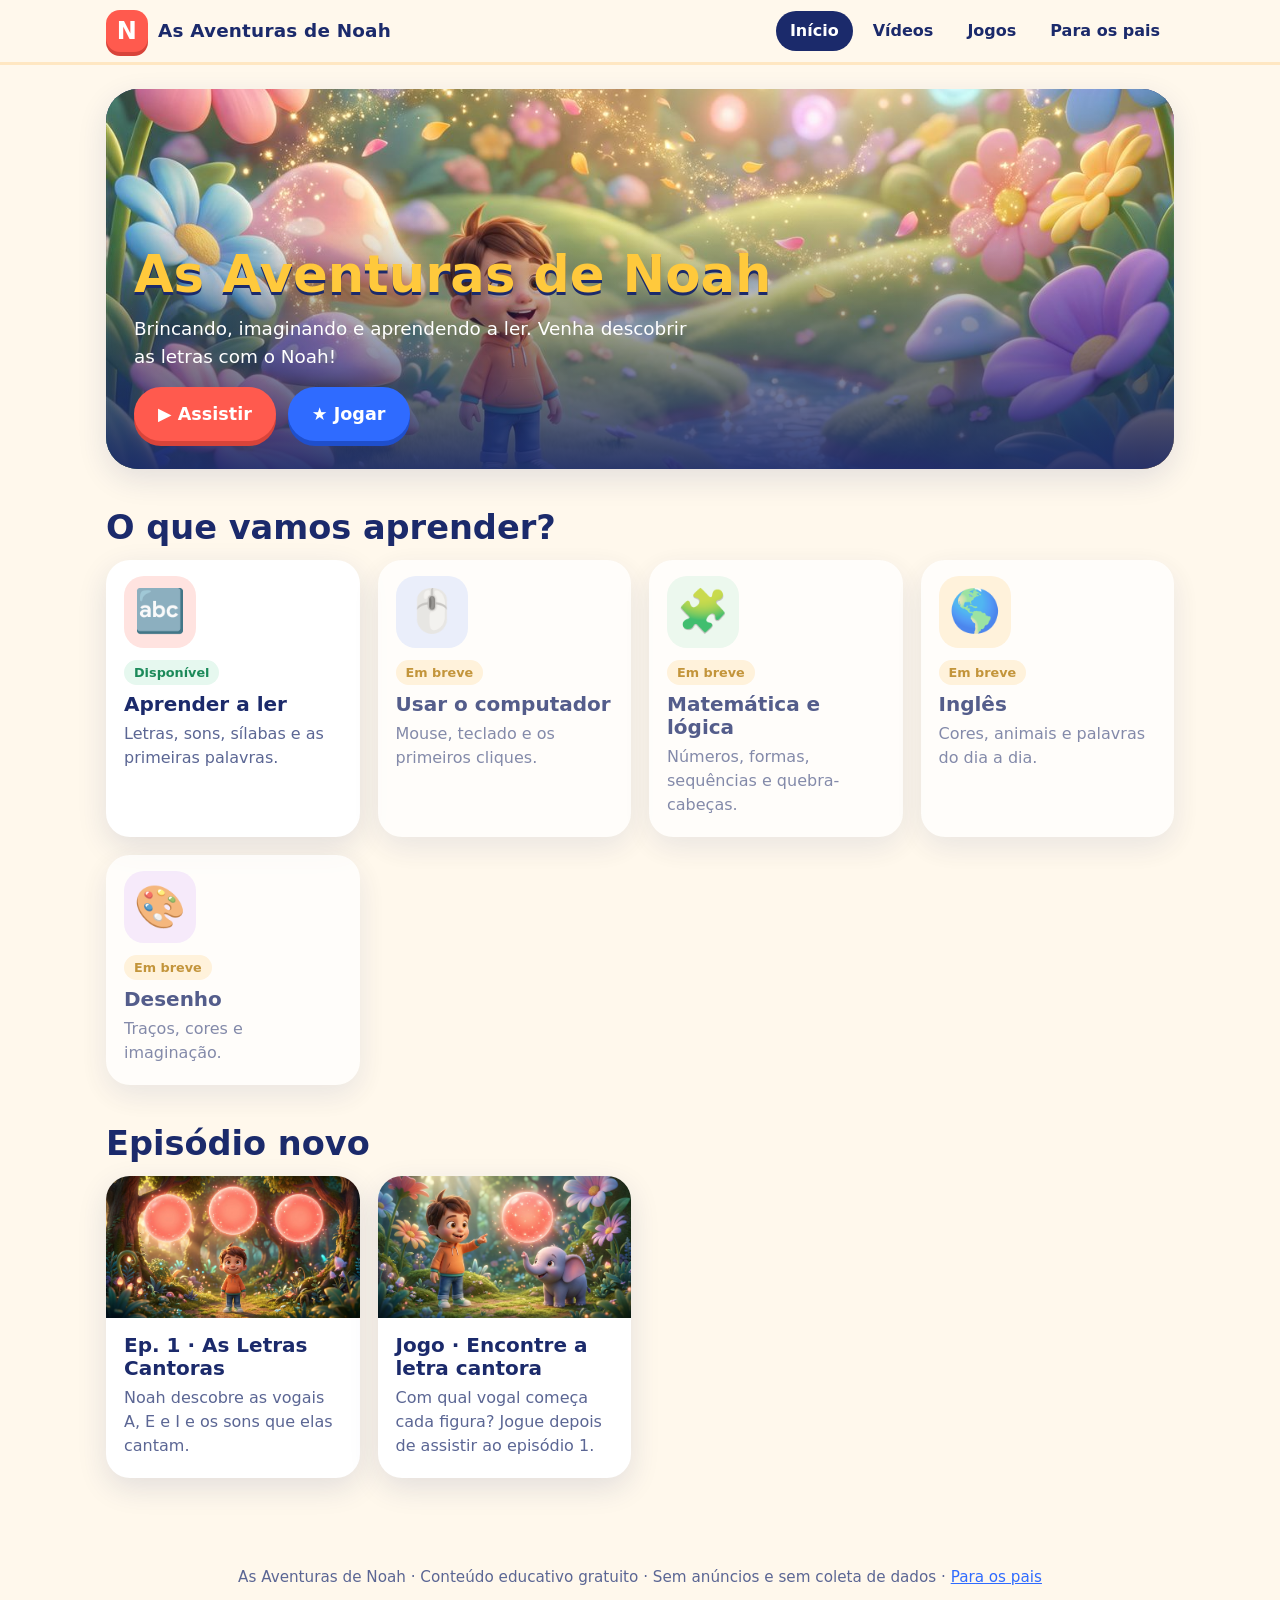
<file: index.html>
<!doctype html>
<html lang="pt-BR">
<head>
  <meta charset="utf-8">
  <meta name="viewport" content="width=device-width, initial-scale=1">
  <title>As Aventuras de Noah</title>
  <meta name="description" content="Brincando, imaginando e aprendendo a ler com o Noah. Vídeos e jogos educativos gratuitos para crianças.">
  <link rel="stylesheet" href="assets/css/style.css">
</head>
<body>
  <header class="topo">
    <div class="topo-interno">
      <a class="marca" href="index.html"><span class="marca-icone">N</span> As Aventuras de Noah</a>
      <nav class="menu" aria-label="Menu principal">
        <a href="index.html" aria-current="page">Início</a>
        <a href="videos.html">Vídeos</a>
        <a href="jogos.html">Jogos</a>
        <a href="pais.html">Para os pais</a>
      </nav>
    </div>
  </header>

  <main>
    <section class="hero">
      <img src="assets/img/hero.jpg" alt="Noah sorrindo em um jardim mágico cheio de flores">
      <div class="hero-texto">
        <h1>As Aventuras de Noah</h1>
        <p>Brincando, imaginando e aprendendo a ler. Venha descobrir as letras com o Noah!</p>
        <div class="botoes">
          <a class="botao" href="videos.html">▶ Assistir</a>
          <a class="botao azul" href="jogos.html">★ Jogar</a>
        </div>
      </div>
    </section>

    <h2>O que vamos aprender?</h2>
    <div class="grade">
      <a class="cartao" href="jogos.html">
        <div class="corpo">
          <div class="area-icone" style="background:#ffe3e0">🔤</div>
          <span class="selo">Disponível</span>
          <h3>Aprender a ler</h3>
          <p>Letras, sons, sílabas e as primeiras palavras.</p>
        </div>
      </a>
      <div class="cartao desligado">
        <div class="corpo">
          <div class="area-icone" style="background:#e3ebff">🖱️</div>
          <span class="selo breve">Em breve</span>
          <h3>Usar o computador</h3>
          <p>Mouse, teclado e os primeiros cliques.</p>
        </div>
      </div>
      <div class="cartao desligado">
        <div class="corpo">
          <div class="area-icone" style="background:#e6f8ef">🧩</div>
          <span class="selo breve">Em breve</span>
          <h3>Matemática e lógica</h3>
          <p>Números, formas, sequências e quebra-cabeças.</p>
        </div>
      </div>
      <div class="cartao desligado">
        <div class="corpo">
          <div class="area-icone" style="background:#fff0d6">🌎</div>
          <span class="selo breve">Em breve</span>
          <h3>Inglês</h3>
          <p>Cores, animais e palavras do dia a dia.</p>
        </div>
      </div>
      <div class="cartao desligado">
        <div class="corpo">
          <div class="area-icone" style="background:#f3e6ff">🎨</div>
          <span class="selo breve">Em breve</span>
          <h3>Desenho</h3>
          <p>Traços, cores e imaginação.</p>
        </div>
      </div>
    </div>

    <h2>Episódio novo</h2>
    <div class="grade">
      <a class="cartao" href="videos.html">
        <img class="capa" src="assets/img/ep01.jpg" alt="Noah embaixo de três luzes mágicas">
        <div class="corpo">
          <h3>Ep. 1 · As Letras Cantoras</h3>
          <p>Noah descobre as vogais A, E e I e os sons que elas cantam.</p>
        </div>
      </a>
      <a class="cartao" href="jogos/vogais.html">
        <img class="capa" src="assets/img/jogos.jpg" alt="Noah e um elefantinho apontando para uma luz mágica">
        <div class="corpo">
          <h3>Jogo · Encontre a letra cantora</h3>
          <p>Com qual vogal começa cada figura? Jogue depois de assistir ao episódio 1.</p>
        </div>
      </a>
    </div>
  </main>

  <footer class="rodape">
    As Aventuras de Noah · Conteúdo educativo gratuito · Sem anúncios e sem coleta de dados · <a href="pais.html">Para os pais</a>
  </footer>
</body>
</html>
</file>
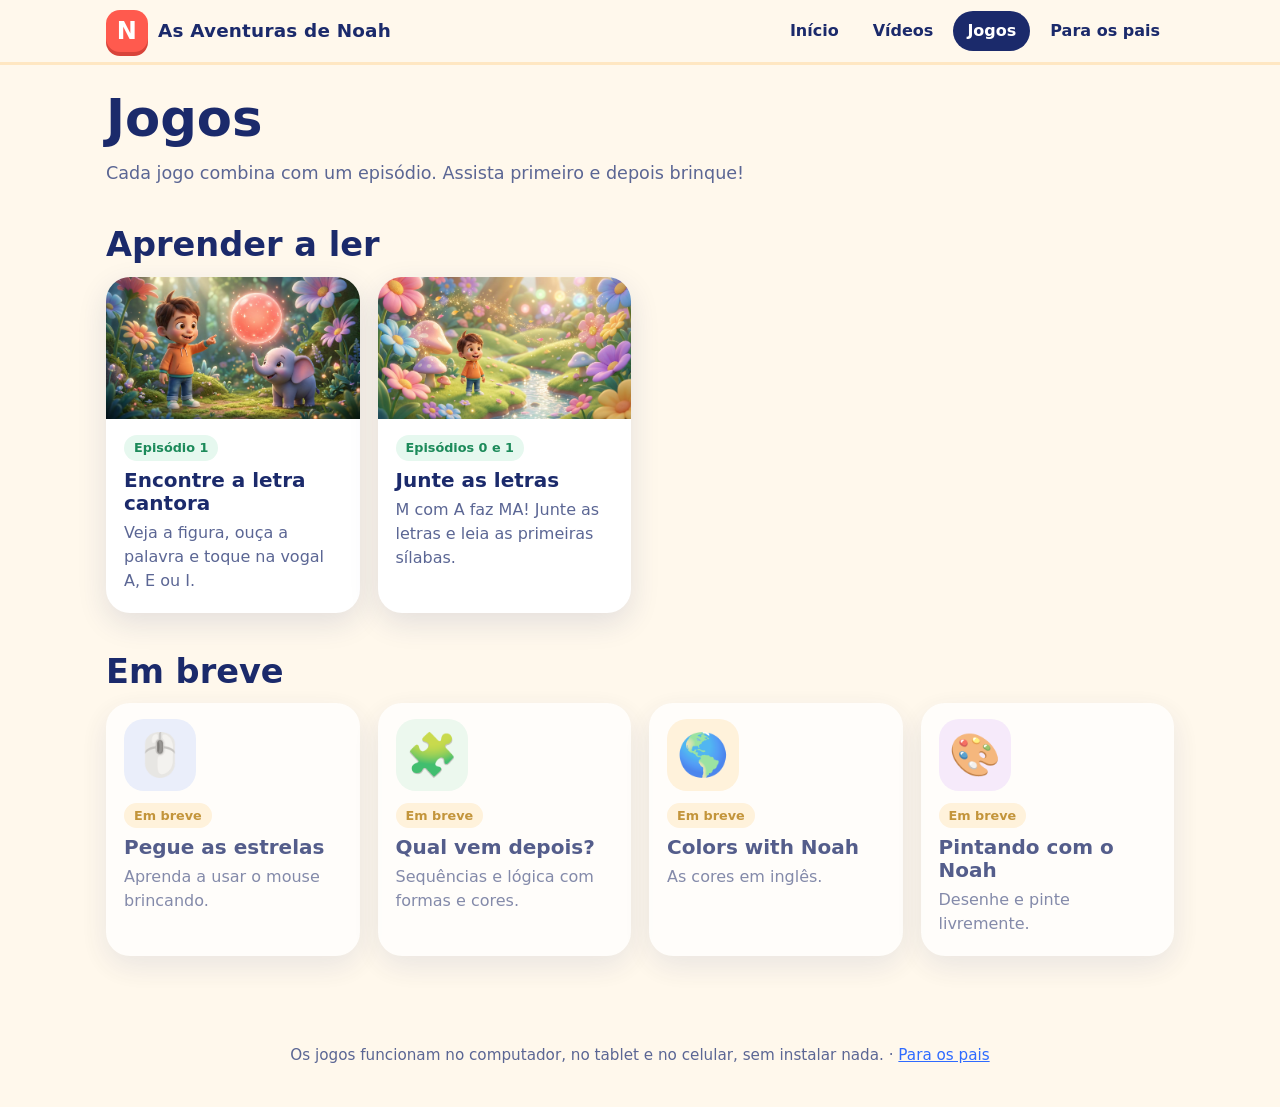
<file: jogos.html>
<!doctype html>
<html lang="pt-BR">
<head>
  <meta charset="utf-8">
  <meta name="viewport" content="width=device-width, initial-scale=1">
  <title>Jogos · As Aventuras de Noah</title>
  <link rel="stylesheet" href="assets/css/style.css">
</head>
<body>
  <header class="topo">
    <div class="topo-interno">
      <a class="marca" href="index.html"><span class="marca-icone">N</span> As Aventuras de Noah</a>
      <nav class="menu" aria-label="Menu principal">
        <a href="index.html">Início</a>
        <a href="videos.html">Vídeos</a>
        <a href="jogos.html" aria-current="page">Jogos</a>
        <a href="pais.html">Para os pais</a>
      </nav>
    </div>
  </header>

  <main>
    <h1>Jogos</h1>
    <p class="sub">Cada jogo combina com um episódio. Assista primeiro e depois brinque!</p>

    <h2>Aprender a ler</h2>
    <div class="grade">
      <a class="cartao" href="jogos/vogais.html">
        <img class="capa" src="assets/img/jogos.jpg" alt="">
        <div class="corpo">
          <span class="selo">Episódio 1</span>
          <h3>Encontre a letra cantora</h3>
          <p>Veja a figura, ouça a palavra e toque na vogal A, E ou I.</p>
        </div>
      </a>
      <a class="cartao" href="jogos/junte.html">
        <img class="capa" src="assets/img/hero.jpg" alt="">
        <div class="corpo">
          <span class="selo">Episódios 0 e 1</span>
          <h3>Junte as letras</h3>
          <p>M com A faz MA! Junte as letras e leia as primeiras sílabas.</p>
        </div>
      </a>
    </div>

    <h2>Em breve</h2>
    <div class="grade">
      <div class="cartao desligado"><div class="corpo"><div class="area-icone" style="background:#e3ebff">🖱️</div><span class="selo breve">Em breve</span><h3>Pegue as estrelas</h3><p>Aprenda a usar o mouse brincando.</p></div></div>
      <div class="cartao desligado"><div class="corpo"><div class="area-icone" style="background:#e6f8ef">🧩</div><span class="selo breve">Em breve</span><h3>Qual vem depois?</h3><p>Sequências e lógica com formas e cores.</p></div></div>
      <div class="cartao desligado"><div class="corpo"><div class="area-icone" style="background:#fff0d6">🌎</div><span class="selo breve">Em breve</span><h3>Colors with Noah</h3><p>As cores em inglês.</p></div></div>
      <div class="cartao desligado"><div class="corpo"><div class="area-icone" style="background:#f3e6ff">🎨</div><span class="selo breve">Em breve</span><h3>Pintando com o Noah</h3><p>Desenhe e pinte livremente.</p></div></div>
    </div>
  </main>

  <footer class="rodape">
    Os jogos funcionam no computador, no tablet e no celular, sem instalar nada. · <a href="pais.html">Para os pais</a>
  </footer>
</body>
</html>
</file>
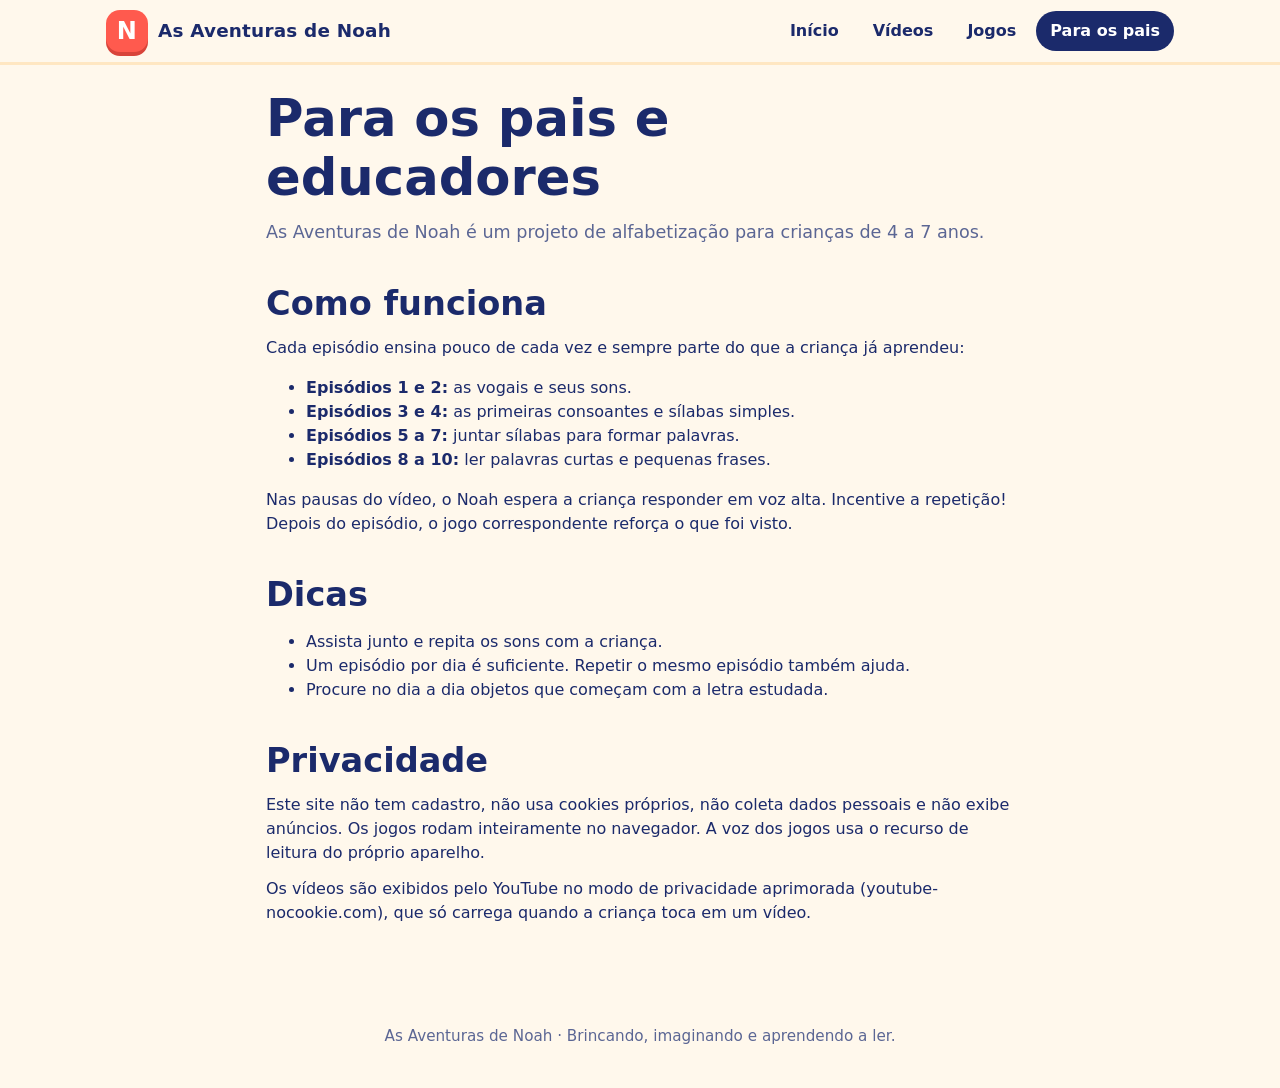
<file: pais.html>
<!doctype html>
<html lang="pt-BR">
<head>
  <meta charset="utf-8">
  <meta name="viewport" content="width=device-width, initial-scale=1">
  <title>Para os pais · As Aventuras de Noah</title>
  <link rel="stylesheet" href="assets/css/style.css">
</head>
<body>
  <header class="topo">
    <div class="topo-interno">
      <a class="marca" href="index.html"><span class="marca-icone">N</span> As Aventuras de Noah</a>
      <nav class="menu" aria-label="Menu principal">
        <a href="index.html">Início</a>
        <a href="videos.html">Vídeos</a>
        <a href="jogos.html">Jogos</a>
        <a href="pais.html" aria-current="page">Para os pais</a>
      </nav>
    </div>
  </header>

  <main style="max-width:780px">
    <h1>Para os pais e educadores</h1>
    <p class="sub">As Aventuras de Noah é um projeto de alfabetização para crianças de 4 a 7 anos.</p>

    <h2>Como funciona</h2>
    <p>Cada episódio ensina pouco de cada vez e sempre parte do que a criança já aprendeu:</p>
    <ul>
      <li><strong>Episódios 1 e 2:</strong> as vogais e seus sons.</li>
      <li><strong>Episódios 3 e 4:</strong> as primeiras consoantes e sílabas simples.</li>
      <li><strong>Episódios 5 a 7:</strong> juntar sílabas para formar palavras.</li>
      <li><strong>Episódios 8 a 10:</strong> ler palavras curtas e pequenas frases.</li>
    </ul>
    <p>Nas pausas do vídeo, o Noah espera a criança responder em voz alta. Incentive a repetição! Depois do episódio, o jogo correspondente reforça o que foi visto.</p>

    <h2>Dicas</h2>
    <ul>
      <li>Assista junto e repita os sons com a criança.</li>
      <li>Um episódio por dia é suficiente. Repetir o mesmo episódio também ajuda.</li>
      <li>Procure no dia a dia objetos que começam com a letra estudada.</li>
    </ul>

    <h2>Privacidade</h2>
    <p>Este site não tem cadastro, não usa cookies próprios, não coleta dados pessoais e não exibe anúncios. Os jogos rodam inteiramente no navegador. A voz dos jogos usa o recurso de leitura do próprio aparelho.</p>
    <p>Os vídeos são exibidos pelo YouTube no modo de privacidade aprimorada (youtube-nocookie.com), que só carrega quando a criança toca em um vídeo.</p>
  </main>

  <footer class="rodape">As Aventuras de Noah · Brincando, imaginando e aprendendo a ler.</footer>
</body>
</html>
</file>
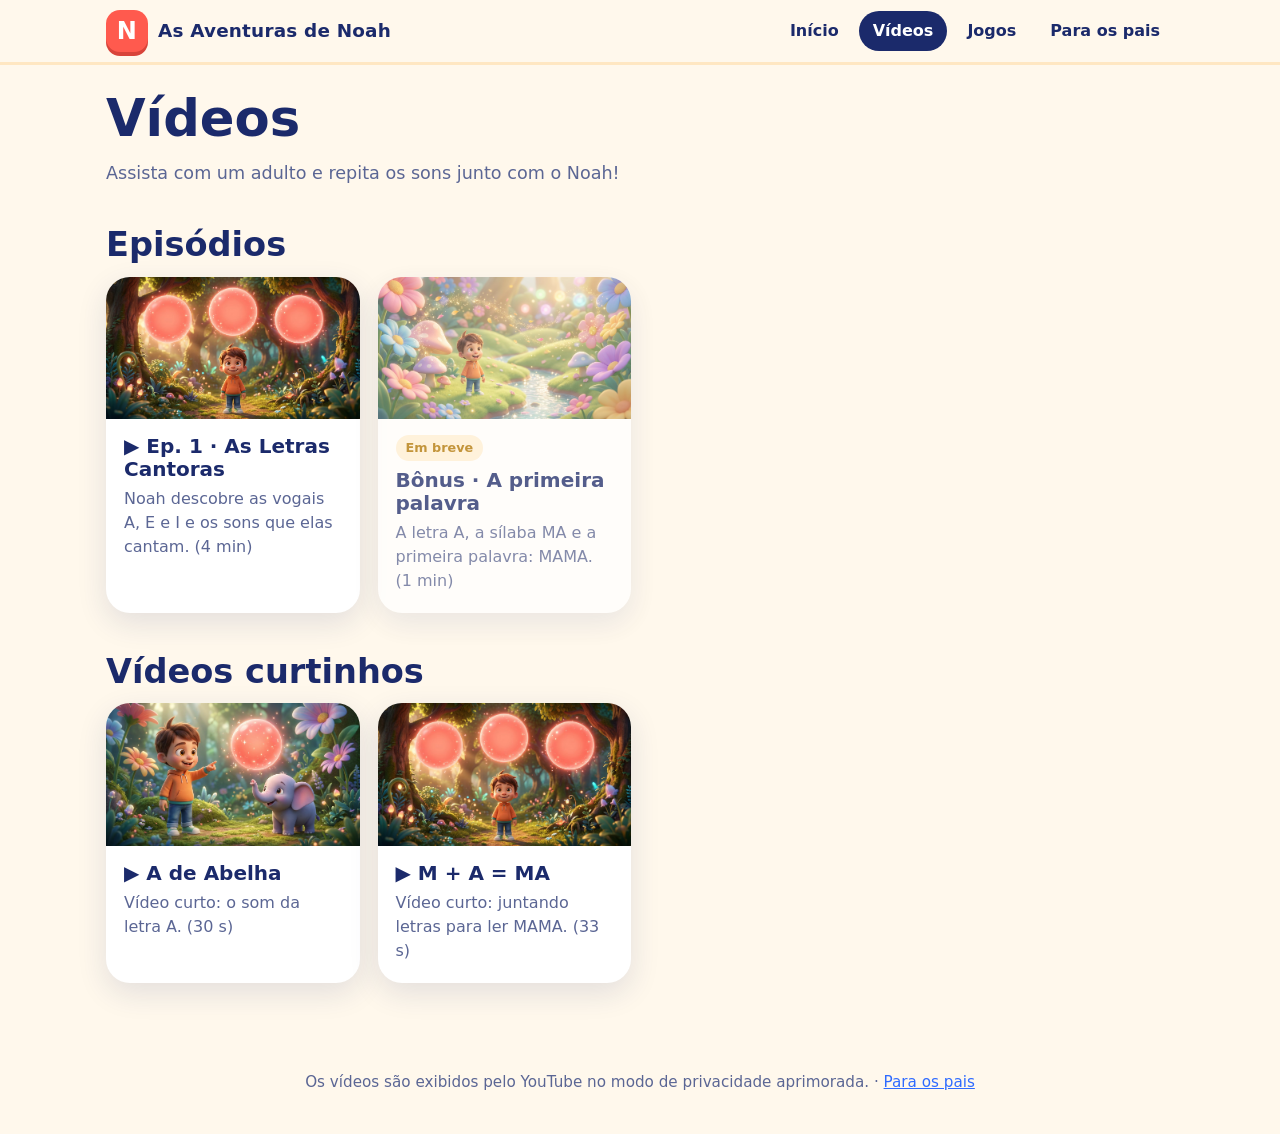
<file: videos.html>
<!doctype html>
<html lang="pt-BR">
<head>
  <meta charset="utf-8">
  <meta name="viewport" content="width=device-width, initial-scale=1">
  <title>Vídeos · As Aventuras de Noah</title>
  <link rel="stylesheet" href="assets/css/style.css">
</head>
<body>
  <header class="topo">
    <div class="topo-interno">
      <a class="marca" href="index.html"><span class="marca-icone">N</span> As Aventuras de Noah</a>
      <nav class="menu" aria-label="Menu principal">
        <a href="index.html">Início</a>
        <a href="videos.html" aria-current="page">Vídeos</a>
        <a href="jogos.html">Jogos</a>
        <a href="pais.html">Para os pais</a>
      </nav>
    </div>
  </header>

  <main>
    <h1>Vídeos</h1>
    <p class="sub">Assista com um adulto e repita os sons junto com o Noah!</p>

    <h2>Episódios</h2>
    <div class="grade" id="lista-episodios"></div>

    <h2>Vídeos curtinhos</h2>
    <div class="grade" id="lista-shorts"></div>
  </main>

  <div class="modal" id="modal" role="dialog" aria-modal="true" aria-label="Vídeo">
    <div class="modal-caixa">
      <div class="modal-video" id="modal-video"></div>
      <button class="botao claro modal-fechar" id="fechar">✕ Fechar</button>
    </div>
  </div>

  <footer class="rodape">
    Os vídeos são exibidos pelo YouTube no modo de privacidade aprimorada. · <a href="pais.html">Para os pais</a>
  </footer>

  <script src="assets/js/videos.js"></script>
  <script>
    const modal = document.getElementById("modal");
    const caixaVideo = document.getElementById("modal-video");

    function abrir(id) {
      caixaVideo.innerHTML =
        '<iframe src="https://www.youtube-nocookie.com/embed/' + encodeURIComponent(id) +
        '?autoplay=1&rel=0&modestbranding=1" title="Vídeo do Noah" ' +
        'allow="autoplay; encrypted-media; picture-in-picture" allowfullscreen></iframe>';
      modal.classList.add("aberto");
    }

    function fechar() {
      caixaVideo.innerHTML = "";
      modal.classList.remove("aberto");
    }

    document.getElementById("fechar").addEventListener("click", fechar);
    modal.addEventListener("click", (e) => { if (e.target === modal) fechar(); });
    document.addEventListener("keydown", (e) => { if (e.key === "Escape") fechar(); });

    function montar(lista, alvo) {
      const el = document.getElementById(alvo);
      lista.forEach((v) => {
        const pronto = Boolean(v.youtube);
        const cartao = document.createElement(pronto ? "button" : "div");
        cartao.className = "cartao" + (pronto ? "" : " desligado");
        if (pronto) {
          cartao.style.border = "0";
          cartao.style.padding = "0";
          cartao.style.textAlign = "left";
          cartao.style.font = "inherit";
          cartao.style.cursor = "pointer";
          cartao.addEventListener("click", () => abrir(v.youtube));
        }
        cartao.innerHTML =
          '<img class="capa" src="' + v.capa + '" alt="">' +
          '<div class="corpo">' +
          (pronto ? "" : '<span class="selo breve">Em breve</span>') +
          "<h3>" + (pronto ? "▶ " : "") + v.titulo + "</h3>" +
          "<p>" + v.descricao + "</p></div>";
        el.appendChild(cartao);
      });
    }

    montar(window.VIDEOS, "lista-episodios");
    montar(window.SHORTS, "lista-shorts");
  </script>
</body>
</html>
</file>
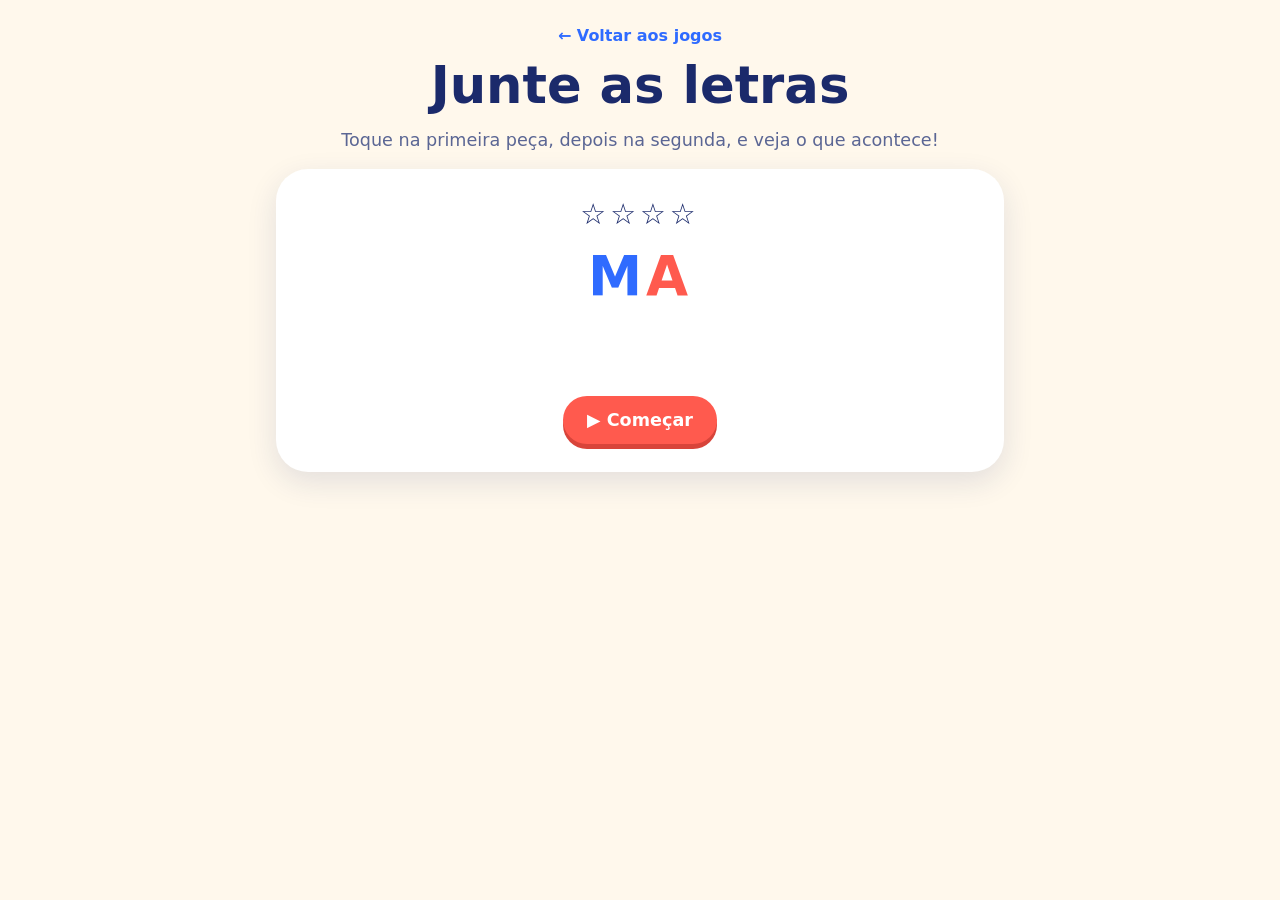
<file: jogos/junte.html>
<!doctype html>
<html lang="pt-BR">
<head>
  <meta charset="utf-8">
  <meta name="viewport" content="width=device-width, initial-scale=1">
  <title>Junte as letras · As Aventuras de Noah</title>
  <link rel="stylesheet" href="../assets/css/style.css">
  <style>
    .mais { font-size: 3rem; font-weight: 900; color: var(--suave); align-self: center; }
    .letras.juntando .letra { transition: transform 0.6s ease-in-out; }
    .letras.juntando .letra:first-child { transform: translateX(60px); }
    .letras.juntando .letra:last-child { transform: translateX(-60px); }
    .letras.juntando .mais { opacity: 0; transition: opacity 0.3s; }
    .letra.silaba { width: auto; min-width: clamp(110px, 30vw, 170px); padding: 0 18px; }
  </style>
</head>
<body>
  <main class="jogo">
    <a class="voltar" href="../jogos.html">← Voltar aos jogos</a>
    <h1>Junte as letras</h1>
    <p class="sub">Toque na primeira peça, depois na segunda, e veja o que acontece!</p>

    <div class="painel" id="painel">
      <div class="estrelas" id="estrelas" aria-label="Estrelas ganhas"></div>
      <div class="palavra" id="resultado" aria-live="polite"></div>
      <div class="letras" id="pecas"></div>
      <div class="balao" id="balao" aria-live="polite"></div>
      <div class="botoes" style="justify-content:center" id="acoes"></div>
    </div>
  </main>

  <script src="../assets/js/fala.js"></script>
  <script>
    // Cada rodada junta duas peças. A ordem segue a progressão dos episódios.
    const RODADAS = [
      { pecas: ["M", "A"], resultado: "MA", fala: "ma" },
      { pecas: ["M", "E"], resultado: "ME", fala: "mê" },
      { pecas: ["M", "I"], resultado: "MI", fala: "mi" },
      { pecas: ["MA", "MA"], resultado: "MAMA", fala: "mama" }
    ];
    const VOGAIS = "AEIOU";
    const SOM_SILABA = { MA: "ma" };

    const el = (id) => document.getElementById(id);
    let atual = 0;
    let passo = 0;

    function colorir(texto) {
      return texto
        .split("")
        .map((c) => '<span class="' + (VOGAIS.includes(c) ? "vogal" : "consoante") + '">' + c + "</span>")
        .join("");
    }

    function somDaPeca(p) {
      return SOM_LETRA[p] || SOM_SILABA[p] || p.toLowerCase();
    }

    function estrelas() {
      el("estrelas").textContent = "⭐".repeat(atual) + "☆".repeat(RODADAS.length - atual);
    }

    function mostrarRodada() {
      const r = RODADAS[atual];
      passo = 0;
      estrelas();
      el("resultado").innerHTML = "";
      el("balao").textContent = "Toque na primeira peça.";
      el("acoes").innerHTML = "";

      const caixa = el("pecas");
      caixa.className = "letras";
      caixa.innerHTML = "";
      r.pecas.forEach((p, i) => {
        if (i === 1) {
          const mais = document.createElement("span");
          mais.className = "mais";
          mais.textContent = "+";
          caixa.appendChild(mais);
        }
        const b = document.createElement("button");
        const ehVogal = p.length === 1 && VOGAIS.includes(p);
        b.className = "letra" + (ehVogal ? "" : p.length === 1 ? " consoante" : " silaba");
        b.innerHTML = p.length === 1 ? p : colorir(p);
        if (p.length > 1) b.style.background = "#fff";
        b.setAttribute("aria-label", "Peça " + p);
        b.addEventListener("click", () => tocar(b, i));
        caixa.appendChild(b);
      });
    }

    function tocar(botao, indice) {
      const r = RODADAS[atual];
      if (indice !== passo) {
        botao.classList.remove("tremer");
        void botao.offsetWidth;
        botao.classList.add("tremer");
        el("balao").textContent = passo === 0 ? "Comece pela primeira peça!" : "Agora a segunda peça!";
        return;
      }
      botao.classList.add("escolhida");
      falar(somDaPeca(r.pecas[indice]));
      passo++;
      if (passo === 1) {
        el("balao").textContent = "Agora toque na segunda peça.";
      } else {
        el("balao").textContent = "";
        setTimeout(juntar, 700);
      }
    }

    function juntar() {
      const r = RODADAS[atual];
      el("pecas").classList.add("juntando");
      setTimeout(() => {
        el("pecas").innerHTML = "";
        el("resultado").innerHTML = colorir(r.resultado);
        el("resultado").classList.remove("pular");
        void el("resultado").offsetWidth;
        el("resultado").classList.add("pular");
        const conta = r.pecas.join(" + ") + " = " + r.resultado;
        el("balao").textContent = conta + "! Muito bem!";
        const partes = r.pecas.map(somDaPeca).join("... ");
        falar(partes + "... " + r.fala + "! Muito bem!", () => {
          atual++;
          estrelas();
          const b = document.createElement("button");
          b.className = "botao azul";
          b.textContent = atual < RODADAS.length ? "Próxima →" : "🎉 Terminar";
          b.addEventListener("click", atual < RODADAS.length ? mostrarRodada : terminar);
          el("acoes").appendChild(b);
        });
      }, 650);
    }

    function terminar() {
      el("resultado").innerHTML = colorir("MAMA");
      el("pecas").innerHTML = "";
      el("balao").textContent = "Você leu MA, ME, MI e MAMA! Você está aprendendo a ler!";
      el("acoes").innerHTML = "";
      const b = document.createElement("button");
      b.className = "botao";
      b.textContent = "↻ Jogar de novo";
      b.addEventListener("click", () => { atual = 0; mostrarRodada(); });
      el("acoes").appendChild(b);
      falar("Parabéns! Você leu ma, mê, mi e mama! Você está aprendendo a ler!");
    }

    // A voz só é liberada depois de um toque, então começamos com um botão.
    estrelas();
    el("resultado").innerHTML = colorir("MA");
    const comecar = document.createElement("button");
    comecar.className = "botao";
    comecar.textContent = "▶ Começar";
    comecar.addEventListener("click", mostrarRodada);
    el("acoes").appendChild(comecar);
  </script>
</body>
</html>
</file>
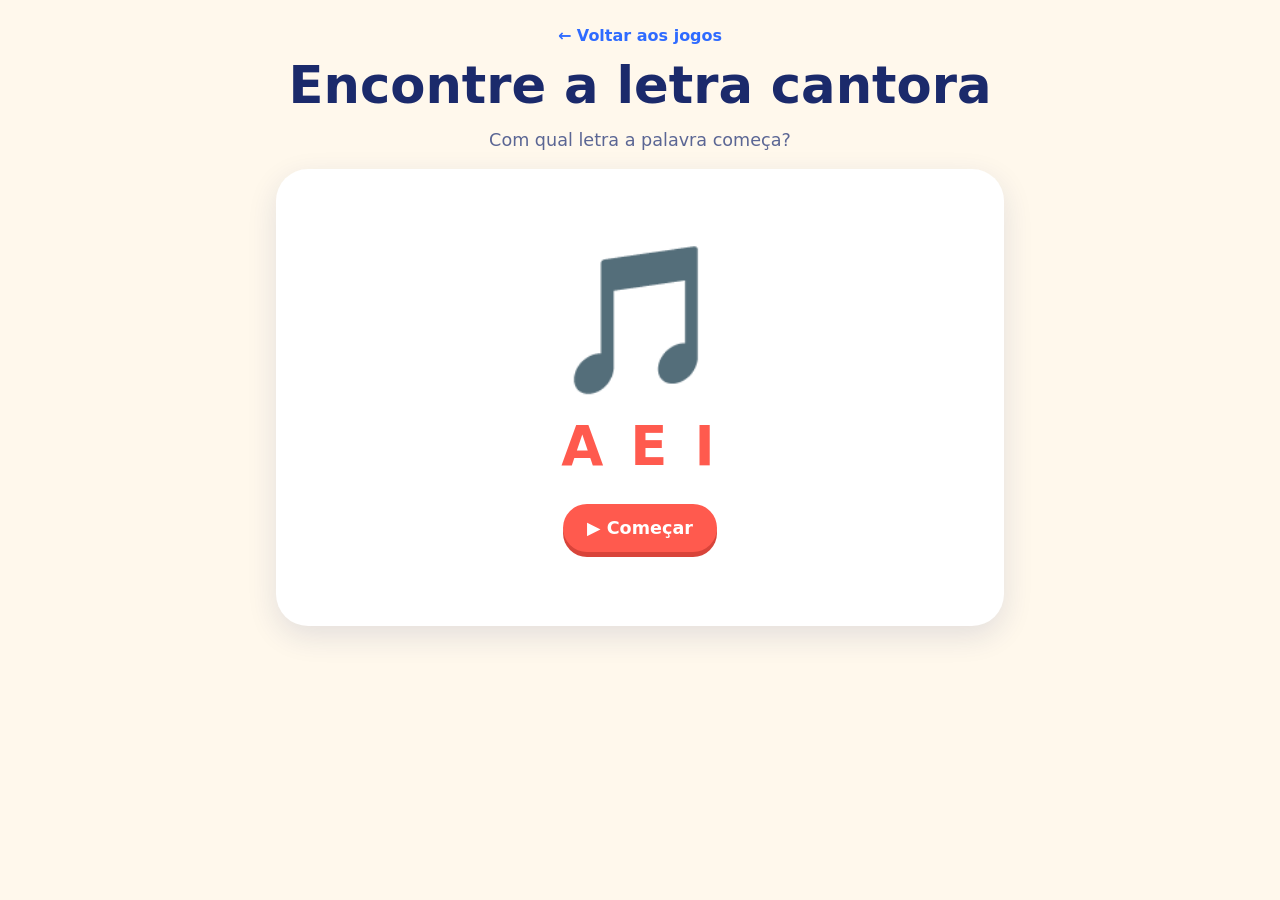
<file: jogos/vogais.html>
<!doctype html>
<html lang="pt-BR">
<head>
  <meta charset="utf-8">
  <meta name="viewport" content="width=device-width, initial-scale=1">
  <title>Encontre a letra cantora · As Aventuras de Noah</title>
  <link rel="stylesheet" href="../assets/css/style.css">
</head>
<body>
  <main class="jogo">
    <a class="voltar" href="../jogos.html">← Voltar aos jogos</a>
    <h1>Encontre a letra cantora</h1>
    <p class="sub">Com qual letra a palavra começa?</p>

    <div class="painel" id="painel">
      <div class="estrelas" id="estrelas" aria-label="Estrelas ganhas"></div>
      <div class="figura" id="figura" aria-hidden="true"></div>
      <div class="palavra" id="palavra" aria-live="polite"></div>
      <button class="ouvir" id="ouvir">🔊 Ouvir a palavra</button>
      <div class="letras" id="letras"></div>
      <div class="balao" id="balao" aria-live="polite"></div>
    </div>
  </main>

  <script src="../assets/js/fala.js"></script>
  <script>
    const PALAVRAS = [
      { emoji: "🐝", palavra: "ABELHA", letra: "A" },
      { emoji: "✈️", palavra: "AVIÃO", letra: "A" },
      { emoji: "🐘", palavra: "ELEFANTE", letra: "E" },
      { emoji: "🫛", palavra: "ERVILHA", letra: "E" },
      { emoji: "🏝️", palavra: "ILHA", letra: "I" },
      { emoji: "🪀", palavra: "IOIÔ", letra: "I" }
    ];
    const VOGAIS = ["A", "E", "I"];
    const ELOGIOS = ["Muito bem!", "Isso mesmo!", "Você acertou!", "Que legal!", "Parabéns!"];

    const el = (id) => document.getElementById(id);
    let rodadas = [];
    let atual = 0;
    let estrelas = 0;
    let bloqueado = false;

    function embaralhar(lista) {
      const a = lista.slice();
      for (let i = a.length - 1; i > 0; i--) {
        const j = Math.floor(Math.random() * (i + 1));
        [a[i], a[j]] = [a[j], a[i]];
      }
      return a;
    }

    function desenharPalavra(item, revelar) {
      const primeira = revelar
        ? '<span class="vogal">' + item.palavra[0] + "</span>"
        : '<span class="oculta">?</span>';
      el("palavra").innerHTML = primeira + item.palavra.slice(1);
    }

    function iniciar() {
      rodadas = embaralhar(PALAVRAS);
      atual = 0;
      estrelas = 0;
      el("painel").classList.remove("fim");
      mostrarRodada();
    }

    function mostrarRodada() {
      const item = rodadas[atual];
      bloqueado = false;
      el("estrelas").textContent = "⭐".repeat(estrelas) + "☆".repeat(rodadas.length - estrelas);
      el("figura").textContent = item.emoji;
      el("figura").classList.remove("pular");
      el("balao").textContent = "";
      el("ouvir").style.display = "";
      desenharPalavra(item, false);

      const caixa = el("letras");
      caixa.innerHTML = "";
      VOGAIS.forEach((v) => {
        const b = document.createElement("button");
        b.className = "letra";
        b.textContent = v;
        b.setAttribute("aria-label", "Letra " + v);
        b.addEventListener("click", () => escolher(b, v));
        caixa.appendChild(b);
      });

      setTimeout(() => falar(item.palavra.toLowerCase() + "! Com qual letra começa?"), 300);
    }

    function escolher(botao, letra) {
      if (bloqueado) return;
      const item = rodadas[atual];
      if (letra === item.letra) {
        bloqueado = true;
        estrelas++;
        botao.classList.add("certa");
        el("letras").querySelectorAll("button").forEach((b) => (b.disabled = true));
        desenharPalavra(item, true);
        el("figura").classList.add("pular");
        const elogio = ELOGIOS[Math.floor(Math.random() * ELOGIOS.length)];
        el("balao").textContent = elogio + " " + item.palavra + " começa com " + letra + "!";
        el("estrelas").textContent = "⭐".repeat(estrelas) + "☆".repeat(rodadas.length - estrelas);
        falar(elogio + " " + item.palavra.toLowerCase() + " começa com " + SOM_LETRA[letra] + "!", () => {
          setTimeout(proxima, 700);
        });
      } else {
        botao.classList.remove("tremer");
        void botao.offsetWidth;
        botao.classList.add("tremer");
        el("balao").textContent = "Quase! Escute de novo e tente outra vez.";
        falar("Quase! Escute: " + item.palavra.toLowerCase());
      }
    }

    function proxima() {
      atual++;
      if (atual < rodadas.length) {
        mostrarRodada();
      } else {
        terminar();
      }
    }

    function terminar() {
      el("painel").classList.add("fim");
      el("figura").textContent = "🎉";
      el("palavra").innerHTML = '<span class="vogal">A</span> <span class="vogal">E</span> <span class="vogal">I</span>';
      el("ouvir").style.display = "none";
      el("balao").textContent = "Você encontrou todas as letras cantoras!";
      el("letras").innerHTML = "";
      const de_novo = document.createElement("button");
      de_novo.className = "botao";
      de_novo.textContent = "↻ Jogar de novo";
      de_novo.addEventListener("click", iniciar);
      el("letras").appendChild(de_novo);
      falar("Parabéns! Você encontrou todas as letras cantoras: á, é e i!");
    }

    el("ouvir").addEventListener("click", () => {
      const item = rodadas[atual];
      if (item) falar(item.palavra.toLowerCase());
    });

    // O navegador só libera a voz depois de um toque, por isso o jogo começa com um botão.
    function telaInicial() {
      el("estrelas").textContent = "";
      el("figura").textContent = "🎵";
      el("palavra").innerHTML = '<span class="vogal">A</span> <span class="vogal">E</span> <span class="vogal">I</span>';
      el("ouvir").style.display = "none";
      el("balao").textContent = "";
      el("letras").innerHTML = "";
      const comecar = document.createElement("button");
      comecar.className = "botao";
      comecar.textContent = "▶ Começar";
      comecar.addEventListener("click", iniciar);
      el("letras").appendChild(comecar);
    }

    telaInicial();
  </script>
</body>
</html>
</file>
<file: assets/css/style.css>
:root {
  --coral: #ff5a4e;
  --azul: #2f6bff;
  --ouro: #ffc93c;
  --marinho: #1b2a6b;
  --verde: #3cc58a;
  --creme: #fff8ec;
  --papel: #ffffff;
  --texto: #1b2a6b;
  --suave: #5b6694;
  --sombra: 0 10px 30px rgba(27, 42, 107, 0.12);
  --raio: 24px;
  --fonte: "Nunito", "Segoe UI Rounded", "Trebuchet MS", "Segoe UI", system-ui, sans-serif;
}

* { box-sizing: border-box; }

html { scroll-behavior: smooth; }

body {
  margin: 0;
  font-family: var(--fonte);
  color: var(--texto);
  background: var(--creme);
  line-height: 1.5;
  -webkit-font-smoothing: antialiased;
}

img { max-width: 100%; display: block; }

a { color: var(--azul); }

/* ---------- Cabeçalho ---------- */
.topo {
  position: sticky;
  top: 0;
  z-index: 10;
  background: rgba(255, 248, 236, 0.92);
  backdrop-filter: blur(8px);
  border-bottom: 3px solid #ffe7c2;
}

.topo-interno {
  max-width: 1100px;
  margin: 0 auto;
  padding: 10px 16px;
  display: flex;
  align-items: center;
  justify-content: space-between;
  gap: 12px;
  flex-wrap: wrap;
}

.marca {
  display: flex;
  align-items: center;
  gap: 10px;
  text-decoration: none;
  color: var(--marinho);
  font-weight: 900;
  font-size: 1.15rem;
  letter-spacing: 0.2px;
}

.marca-icone {
  width: 42px;
  height: 42px;
  border-radius: 14px;
  background: var(--coral);
  color: #fff;
  display: grid;
  place-items: center;
  font-size: 1.5rem;
  font-weight: 900;
  box-shadow: 0 4px 0 #d8443a;
}

.menu {
  display: flex;
  gap: 6px;
  flex-wrap: wrap;
}

.menu a {
  text-decoration: none;
  color: var(--marinho);
  font-weight: 800;
  padding: 8px 14px;
  border-radius: 999px;
  transition: background 0.15s;
}

.menu a:hover { background: #ffe7c2; }
.menu a[aria-current="page"] { background: var(--marinho); color: #fff; }

/* ---------- Layout ---------- */
main { max-width: 1100px; margin: 0 auto; padding: 24px 16px 64px; }

h1, h2, h3 { line-height: 1.15; margin: 0 0 12px; font-weight: 900; }
h1 { font-size: clamp(2rem, 5vw, 3.2rem); }
h2 { font-size: clamp(1.5rem, 3.5vw, 2.1rem); margin-top: 40px; }
p { margin: 0 0 12px; }
.sub { color: var(--suave); font-size: 1.1rem; }

/* ---------- Hero ---------- */
.hero {
  position: relative;
  border-radius: 32px;
  overflow: hidden;
  box-shadow: var(--sombra);
  background: var(--marinho);
  min-height: 380px;
  display: flex;
  align-items: flex-end;
}

.hero img {
  position: absolute;
  inset: 0;
  width: 100%;
  height: 100%;
  object-fit: cover;
}

.hero-texto {
  position: relative;
  width: 100%;
  padding: 28px;
  background: linear-gradient(to top, rgba(27, 42, 107, 0.92), rgba(27, 42, 107, 0));
  color: #fff;
}

.hero-texto h1 { color: var(--ouro); text-shadow: 0 3px 0 var(--marinho); }
.hero-texto p { font-size: 1.15rem; max-width: 560px; }

/* ---------- Botões ---------- */
.botoes { display: flex; gap: 12px; flex-wrap: wrap; margin-top: 16px; }

.botao {
  display: inline-flex;
  align-items: center;
  gap: 8px;
  border: 0;
  cursor: pointer;
  text-decoration: none;
  font-family: inherit;
  font-weight: 900;
  font-size: 1.1rem;
  padding: 14px 24px;
  border-radius: 999px;
  color: #fff;
  background: var(--coral);
  box-shadow: 0 5px 0 #d8443a;
  transition: transform 0.1s, box-shadow 0.1s;
}

.botao:active { transform: translateY(4px); box-shadow: 0 1px 0 #d8443a; }
.botao.azul { background: var(--azul); box-shadow: 0 5px 0 #1f4fcc; }
.botao.azul:active { box-shadow: 0 1px 0 #1f4fcc; }
.botao.claro { background: #fff; color: var(--marinho); box-shadow: 0 5px 0 #d9dcef; }

/* ---------- Cartões ---------- */
.grade {
  display: grid;
  grid-template-columns: repeat(auto-fill, minmax(240px, 1fr));
  gap: 18px;
}

.cartao {
  background: var(--papel);
  border-radius: var(--raio);
  box-shadow: var(--sombra);
  overflow: hidden;
  display: flex;
  flex-direction: column;
  text-decoration: none;
  color: inherit;
  transition: transform 0.15s;
}

a.cartao:hover, button.cartao:hover { transform: translateY(-4px); }

.cartao .capa {
  aspect-ratio: 16 / 9;
  object-fit: cover;
  width: 100%;
  background: #ffe7c2;
}

.cartao .corpo { padding: 16px 18px 20px; flex: 1; }
.cartao h3 { font-size: 1.25rem; margin-bottom: 6px; }
.cartao p { color: var(--suave); margin: 0; }

.area-icone {
  font-size: 2.6rem;
  width: 72px;
  height: 72px;
  border-radius: 20px;
  display: grid;
  place-items: center;
  margin-bottom: 12px;
}

.selo {
  display: inline-block;
  font-size: 0.8rem;
  font-weight: 900;
  padding: 3px 10px;
  border-radius: 999px;
  margin-bottom: 8px;
  background: #e6f8ef;
  color: #1c8a5a;
}

.selo.breve { background: #fff0d6; color: #b07400; }

.cartao.desligado { opacity: 0.75; }

/* ---------- Vídeo (modal) ---------- */
.modal {
  position: fixed;
  inset: 0;
  background: rgba(10, 16, 45, 0.85);
  display: none;
  align-items: center;
  justify-content: center;
  padding: 16px;
  z-index: 50;
}

.modal.aberto { display: flex; }

.modal-caixa { width: min(960px, 100%); }

.modal-video {
  position: relative;
  width: 100%;
  aspect-ratio: 16 / 9;
  border-radius: 18px;
  overflow: hidden;
  background: #000;
}

.modal-video iframe { position: absolute; inset: 0; width: 100%; height: 100%; border: 0; }

.modal-fechar { margin-top: 12px; }

/* ---------- Rodapé ---------- */
.rodape {
  text-align: center;
  color: var(--suave);
  padding: 24px 16px 40px;
  font-size: 0.95rem;
}

/* ---------- Página de jogo ---------- */
.jogo {
  max-width: 760px;
  margin: 0 auto;
  text-align: center;
}

.painel {
  background: #fff;
  border-radius: 32px;
  box-shadow: var(--sombra);
  padding: 24px 16px 28px;
  margin-top: 16px;
}

.estrelas { font-size: 1.8rem; letter-spacing: 4px; min-height: 2.4rem; }

.figura {
  font-size: clamp(6rem, 22vw, 9rem);
  line-height: 1.1;
  margin: 8px 0;
  user-select: none;
}

.palavra {
  font-size: clamp(2.2rem, 8vw, 3.4rem);
  font-weight: 900;
  letter-spacing: 4px;
  color: var(--marinho);
  min-height: 4.2rem;
}

.palavra .vogal { color: var(--coral); }
.palavra .consoante { color: var(--azul); }
.palavra .oculta { color: #c9cde3; }

.letras {
  display: flex;
  justify-content: center;
  gap: 14px;
  flex-wrap: wrap;
  margin-top: 16px;
}

.letra {
  width: clamp(84px, 22vw, 120px);
  height: clamp(84px, 22vw, 120px);
  border-radius: 28px;
  border: 0;
  cursor: pointer;
  font-family: inherit;
  font-size: clamp(3rem, 10vw, 4.4rem);
  font-weight: 900;
  color: #fff;
  background: var(--coral);
  box-shadow: 0 7px 0 #d8443a;
  transition: transform 0.1s, box-shadow 0.1s;
}

.letra.consoante { background: var(--azul); box-shadow: 0 7px 0 #1f4fcc; }
.letra:active { transform: translateY(5px); box-shadow: 0 2px 0 #d8443a; }
.letra.certa { background: var(--verde); box-shadow: 0 7px 0 #24965f; }
.letra.escolhida { outline: 6px solid var(--ouro); }
.letra:disabled { cursor: default; }

.balao {
  font-size: 1.25rem;
  font-weight: 800;
  min-height: 2rem;
  margin-top: 14px;
}

.tremer { animation: tremer 0.4s; }
@keyframes tremer {
  20%, 60% { transform: translateX(-8px); }
  40%, 80% { transform: translateX(8px); }
}

.pular { animation: pular 0.6s; }
@keyframes pular {
  30% { transform: scale(1.18); }
  60% { transform: scale(0.95); }
}

.ouvir {
  border: 0;
  background: #eef2ff;
  color: var(--azul);
  font-family: inherit;
  font-weight: 900;
  font-size: 1rem;
  padding: 10px 18px;
  border-radius: 999px;
  cursor: pointer;
}

.voltar { display: inline-block; margin-bottom: 8px; font-weight: 800; text-decoration: none; }

.fim h2 { margin-top: 0; }

@media (prefers-reduced-motion: reduce) {
  * { animation: none !important; transition: none !important; }
}
</file>
